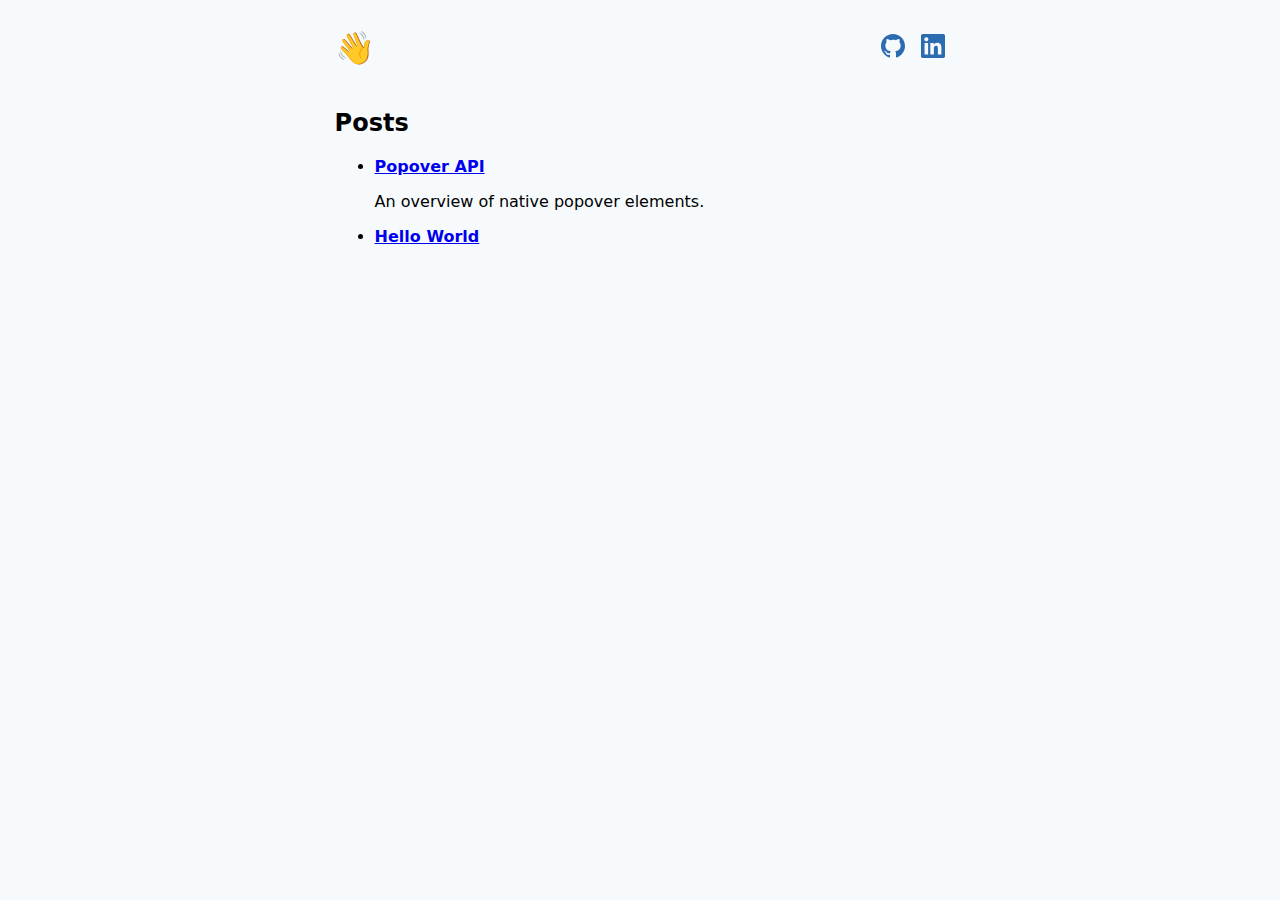
<file: index.html>
<!DOCTYPE html>
<html>
  <head lang="en">
    <meta charset="UTF-8" />
    <meta name="viewport" content="width=device-width, initial-scale=1.0" />
    <title>👋 | Jon the Coder</title>
    <link rel="stylesheet" type="text/css" href="./css/styles.css" />
  </head>
  <body>
    <header class="site-header">
      <h1>👋</h1>
      <nav>
        <ul>
          <li>
            <a href="https://github.com/jon-mcmillan" target="_blank">
              <svg
                class="social-icon"
                xmlns="http://www.w3.org/2000/svg"
                viewBox="0 0 24 24"
                width="24"
                height="24"
              >
                <path
                  d="M12 0C5.373 0 0 5.373 0 12c0 5.303 3.438 9.8 8.205 11.387.6.113.82-.261.82-.58 0-.285-.01-1.04-.016-2.04-3.338.724-4.042-1.61-4.042-1.61-.546-1.387-1.333-1.757-1.333-1.757-1.09-.744.083-.729.083-.729 1.205.084 1.84 1.238 1.84 1.238 1.07 1.835 2.807 1.305 3.492.998.107-.775.42-1.305.762-1.605-2.665-.303-5.466-1.332-5.466-5.93 0-1.31.468-2.382 1.236-3.22-.124-.303-.536-1.523.117-3.176 0 0 1.008-.323 3.3 1.23a11.51 11.51 0 0 1 3.004-.404c1.02.004 2.048.137 3.003.404 2.29-1.553 3.297-1.23 3.297-1.23.655 1.653.243 2.873.12 3.176.77.838 1.235 1.91 1.235 3.22 0 4.61-2.804 5.624-5.475 5.92.43.372.815 1.103.815 2.222 0 1.605-.014 2.897-.014 3.293 0 .32.216.697.825.578C20.565 21.797 24 17.3 24 12 24 5.373 18.627 0 12 0z"
                />
              </svg>
              <span class="sr-only">GitHub</span>
            </a>
          </li>
          <li>
            <a
              href="https://www.linkedin.com/in/jon-thomas-mcmillan"
              target="_blank"
            >
              <svg
                class="social-icon"
                xmlns="http://www.w3.org/2000/svg"
                viewBox="0 0 24 24"
                width="24"
                height="24"
              >
                <path
                  d="M22.23 0H1.77C.79 0 0 .774 0 1.73v20.54C0 23.225.79 24 1.77 24h20.46c.98 0 1.77-.774 1.77-1.73V1.73C24 .774 23.21 0 22.23 0zM7.12 20.452H3.56V9h3.56v11.452zM5.34 7.433a2.067 2.067 0 1 1 0-4.134 2.067 2.067 0 0 1 0 4.134zM20.452 20.452h-3.558v-5.603c0-1.337-.027-3.06-1.866-3.06-1.867 0-2.154 1.46-2.154 2.967v5.696h-3.56V9h3.415v1.561h.05c.476-.9 1.637-1.847 3.368-1.847 3.601 0 4.267 2.37 4.267 5.455v6.283z"
                />
              </svg>
              <span class="sr-only">LinkedIn</span>
            </a>
          </li>
        </ul>
      </nav>
    </header>
    <main>
      <h2>Posts</h2>
      <ul class="post-list">
        <li>
          <a href="./posts/popovers/index.html">Popover API</a>
          <p>An overview of native popover elements.</p>
        </li>
        <li>
          <a href="./posts/hello-world.html">Hello World</a>
        </li>
      </ul>
    </main>
  </body>
</html>
</file>
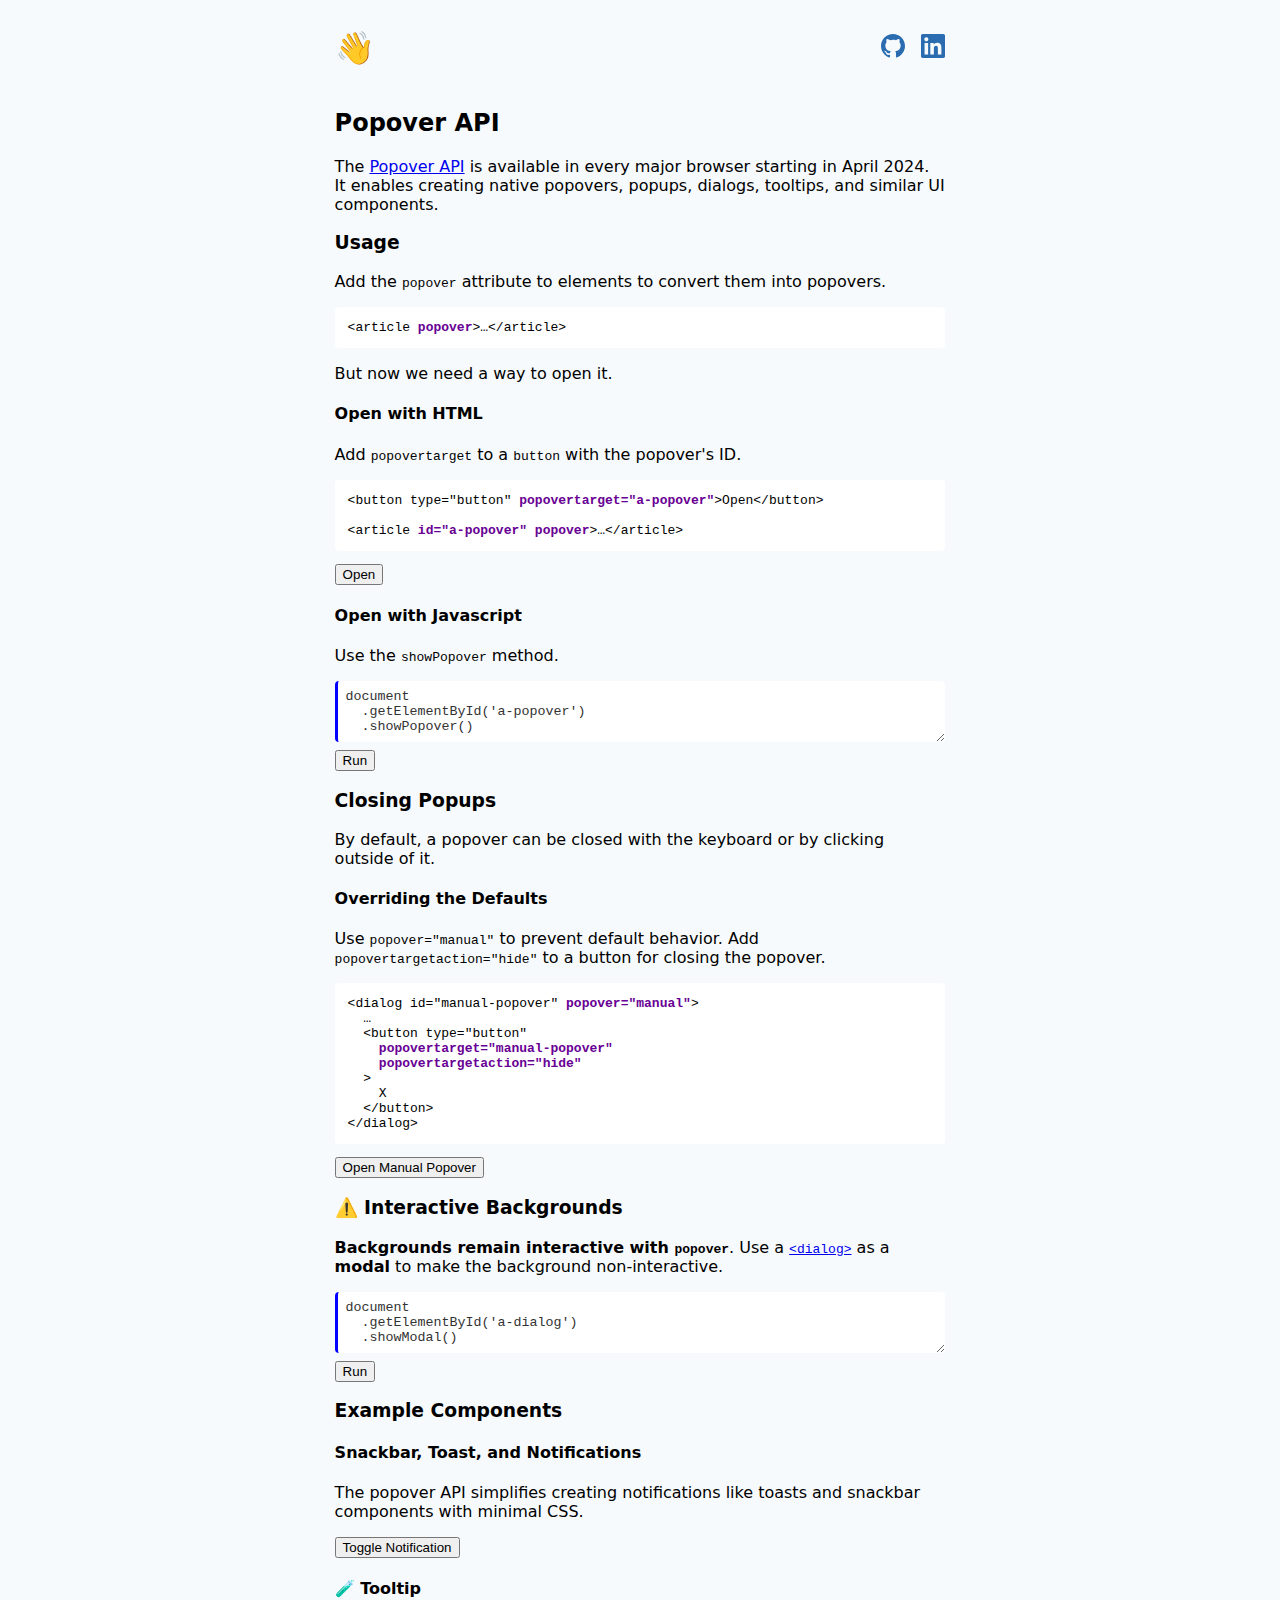
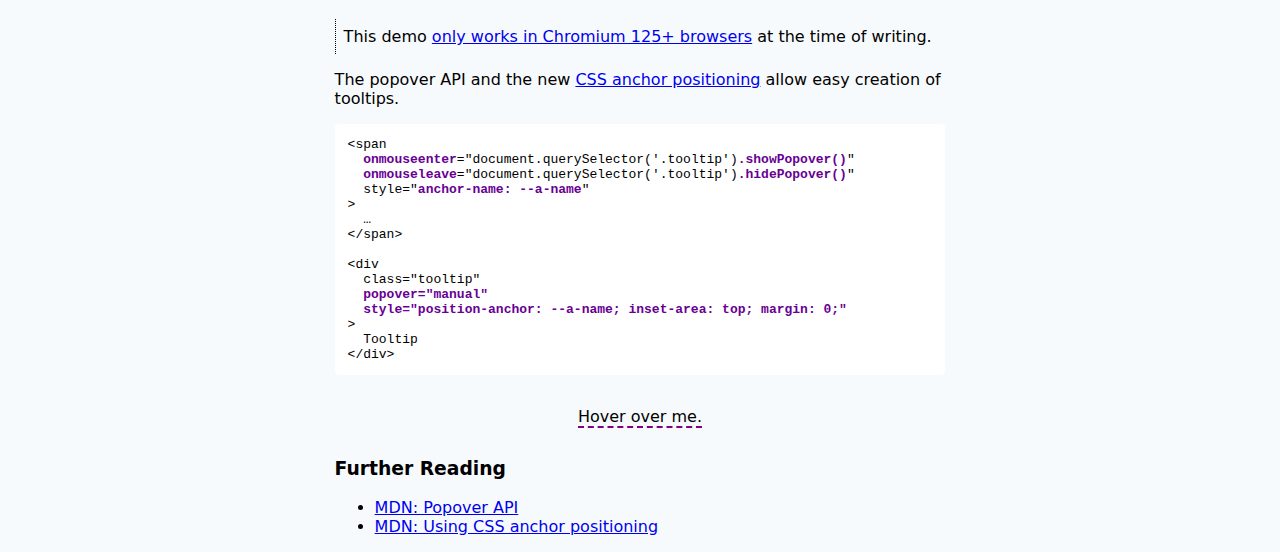
<file: posts/popovers/index.html>
<!DOCTYPE html>
<html lang="en">
  <head>
    <meta charset="UTF-8" />
    <meta name="viewport" content="width=device-width, initial-scale=1.0" />
    <title>Popover API | Jon the Coder</title>
    <link rel="stylesheet" type="text/css" href="../../css/styles.css" />
    <link rel="stylesheet" type="text/css" href="./popovers.css" />
    <style id="popover-style">
      #a-popover::backdrop {
        backdrop-filter: blur(4px);
        background-color: rgba(0, 0, 0, 0.5);
      }
    </style>
  </head>
  <body>
    <header class="site-header">
      <h1><a href="../../index.html">👋</a></h1>
      <nav>
        <ul>
          <li>
            <a href="https://github.com/jon-mcmillan" target="_blank">
              <svg
                class="social-icon"
                xmlns="http://www.w3.org/2000/svg"
                viewBox="0 0 24 24"
                width="24"
                height="24"
              >
                <path
                  d="M12 0C5.373 0 0 5.373 0 12c0 5.303 3.438 9.8 8.205 11.387.6.113.82-.261.82-.58 0-.285-.01-1.04-.016-2.04-3.338.724-4.042-1.61-4.042-1.61-.546-1.387-1.333-1.757-1.333-1.757-1.09-.744.083-.729.083-.729 1.205.084 1.84 1.238 1.84 1.238 1.07 1.835 2.807 1.305 3.492.998.107-.775.42-1.305.762-1.605-2.665-.303-5.466-1.332-5.466-5.93 0-1.31.468-2.382 1.236-3.22-.124-.303-.536-1.523.117-3.176 0 0 1.008-.323 3.3 1.23a11.51 11.51 0 0 1 3.004-.404c1.02.004 2.048.137 3.003.404 2.29-1.553 3.297-1.23 3.297-1.23.655 1.653.243 2.873.12 3.176.77.838 1.235 1.91 1.235 3.22 0 4.61-2.804 5.624-5.475 5.92.43.372.815 1.103.815 2.222 0 1.605-.014 2.897-.014 3.293 0 .32.216.697.825.578C20.565 21.797 24 17.3 24 12 24 5.373 18.627 0 12 0z"
                />
              </svg>
              <span class="sr-only">GitHub</span>
            </a>
          </li>
          <li>
            <a
              href="https://www.linkedin.com/in/jon-thomas-mcmillan"
              target="_blank"
            >
              <svg
                class="social-icon"
                xmlns="http://www.w3.org/2000/svg"
                viewBox="0 0 24 24"
                width="24"
                height="24"
              >
                <path
                  d="M22.23 0H1.77C.79 0 0 .774 0 1.73v20.54C0 23.225.79 24 1.77 24h20.46c.98 0 1.77-.774 1.77-1.73V1.73C24 .774 23.21 0 22.23 0zM7.12 20.452H3.56V9h3.56v11.452zM5.34 7.433a2.067 2.067 0 1 1 0-4.134 2.067 2.067 0 0 1 0 4.134zM20.452 20.452h-3.558v-5.603c0-1.337-.027-3.06-1.866-3.06-1.867 0-2.154 1.46-2.154 2.967v5.696h-3.56V9h3.415v1.561h.05c.476-.9 1.637-1.847 3.368-1.847 3.601 0 4.267 2.37 4.267 5.455v6.283z"
                />
              </svg>
              <span class="sr-only">LinkedIn</span>
            </a>
          </li>
        </ul>
      </nav>
    </header>
    <main>
      <article>
        <h2>Popover API</h2>
        <p>
          The
          <a
            href="https://developer.mozilla.org/en-US/docs/Web/API/Popover_API"
            target="_blank"
            >Popover API</a
          >
          is available in every major browser starting in April 2024. It enables
          creating native popovers, popups, dialogs, tooltips, and similar UI
          components.
        </p>
        <h3>Usage</h3>
        <p>
          Add the <code>popover</code> attribute to elements to convert them
          into popovers.
        </p>
        <pre class="code-block">
&lt;article <b>popover</b>&gt;&hellip;&lt;/article&gt;</pre
        >
        <p>But now we need a way to open it.</p>

        <h4>Open with HTML</h4>
        <p>
          Add <code>popovertarget</code> to a <code>button</code> with the
          popover's ID.
        </p>
        <pre class="code-block">
&lt;button type=&quot;button&quot; <b>popovertarget=&quot;a-popover&quot;</b>&gt;Open&lt;/button&gt;

&lt;article <b>id=&quot;a-popover&quot; popover</b>&gt;&hellip;&lt;/article&gt;</pre>
        <button type="button" popovertarget="a-popover">Open</button>

        <h4>Open with Javascript</h4>
        <p>Use the <code>showPopover</code> method.</p>
        <div class="code-runner">
          <div class="code-editor">
            <textarea id="open-with-js" rows="3">
document
  .getElementById('a-popover')
  .showPopover()</textarea
            >
          </div>
          <button
            type="button"
            onclick="eval(document.getElementById('open-with-js').value)"
          >
            Run
          </button>
        </div>
        <div id="a-popover" class="card" popover>
          <h1>Popover</h1>
          <p>
            The background is styled using the
            <code>::backdrop</code> pseudo-element.
          </p>
          <div class="code-editor">
            <textarea
              oninput="document.getElementById('popover-style').innerHTML = event.currentTarget.value"
              rows="4"
            >
#a-popover::backdrop {
  backdrop-filter: blur(4px);
  background-color: rgba(0, 0, 0, 0.5);
}</textarea
            >
          </div>
          <p>Try changing the blur or color.</p>
        </div>
        <h3>Closing Popups</h3>
        <p>
          By default, a popover can be closed with the keyboard or by clicking
          outside of it.
        </p>
        <h4>Overriding the Defaults</h4>
        <p>
          Use <code>popover="manual"</code> to prevent default behavior. Add
          <code>popovertargetaction="hide"</code> to a button for closing the
          popover.
        </p>
        <pre class="code-block">
&lt;dialog id=&quot;manual-popover&quot; <b>popover="manual"</b>&gt;
  &hellip;
  &lt;button type="button"
    <b>popovertarget="manual-popover"</b>
    <b>popovertargetaction="hide"</b>
  &gt;
    X
  &lt;/button&gt;
&lt;/dialog&gt;</pre
        >
        <button
          type="button"
          popovertarget="manual-popover"
          popovertargetaction="show"
        >
          Open Manual Popover
        </button>
        <div id="manual-popover" popover="manual" class="card">
          <header>
            <h2>Manual Popover</h2>
            <button
              type="button"
              popovertarget="manual-popover"
              popovertargetaction="hide"
              class="close"
            >
              X
            </button>
          </header>
          <p>
            While you're here, try clicking on buttons or links behind this
            popup.
          </p>
        </div>
        <h3>
          <span style="color: rgb(255, 48, 48)">⚠️</span> Interactive
          Backgrounds
        </h3>
        <p>
          <strong
            >Backgrounds remain interactive with <code>popover</code></strong
          >. Use a
          <a
            href="https://developer.mozilla.org/en-US/docs/Web/HTML/Element/dialog"
            target="_blank"
            ><code>&lt;dialog&gt;</code></a
          >
          as a <b class="term">modal</b> to make the background non-interactive.
        </p>
        <div class="code-runner">
          <div class="code-editor">
            <textarea id="dialog-example" rows="3">
document
  .getElementById('a-dialog')
  .showModal()</textarea
            >
          </div>
          <button
            type="button"
            onclick="eval(document.getElementById('dialog-example').value)"
          >
            Run
          </button>
        </div>
        <dialog id="a-dialog" class="card">
          <form method="dialog">
            <p>
              Nothing will happen when clicking on buttons behind this dialog.
            </p>
            <button type="submit">Close</button>
          </form>
        </dialog>
        <h3>Example Components</h3>
        <h4>Snackbar, Toast, and Notifications</h4>
        <p>
          The popover API simplifies creating notifications like toasts and
          snackbar components with minimal CSS.
        </p>
        <div id="notification" class="notification success" popover="manual">
          <div style="display: flex; align-items: center; gap: 12px">
            <span style="font-size: 24px">🎉</span><span>It works</span>
          </div>
        </div>
        <button type="button" popovertarget="notification">
          Toggle Notification
        </button>
        <h4>🧪 Tooltip</h4>
        <aside style="border-left: 1px dotted; padding: 0.5em">
          <p style="margin: 0">
            This demo
            <a href="https://caniuse.com/css-anchor-positioning" target="_blank"
              >only works in Chromium 125+ browsers</a
            >
            at the time of writing.
          </p>
        </aside>
        <p>
          The popover API and the new
          <a
            href="https://developer.chrome.com/blog/anchor-positioning-api"
            target="_blank"
            >CSS anchor positioning</a
          >
          allow easy creation of tooltips.
        </p>
        <pre class="code-block">
&lt;span
  <b>onmouseenter</b>="document.querySelector('.tooltip')<b>.showPopover()</b>"
  <b>onmouseleave</b>="document.querySelector('.tooltip')<b>.hidePopover()</b>"
  style="<b>anchor-name: --a-name</b>"
&gt;
  &hellip;
&lt;/span&gt;

&lt;div
  class="tooltip"
  <b>popover="manual"</b>
  <b>style="position-anchor: --a-name; inset-area: top; margin: 0;"</b>
&gt;
  Tooltip
&lt;/div&gt;</pre>
        <p style="text-align: center; margin: 2rem 0">
          <span
            class="tooltip-anchor"
            style="anchor-name: --tooltip-content"
            onmouseenter="document.querySelector('.tooltip').showPopover()"
            onmouseleave="document.querySelector('.tooltip').hidePopover()"
          >
            Hover over me.
          </span>
        </p>
        <div
          class="tooltip"
          popover="manual"
          style="position-anchor: --tooltip-content"
        >
          Tooltip
        </div>
      </article>
      <h3>Further Reading</h3>
      <ul>
        <li>
          <a
            href="https://developer.mozilla.org/en-US/docs/Web/API/Popover_API"
            target="_blank"
            >MDN: Popover API</a
          >
        </li>
        <li>
          <a
            href="https://developer.mozilla.org/en-US/docs/Web/CSS/CSS_anchor_positioning/Using"
            target="_blank"
            >MDN: Using CSS anchor positioning</a
          >
        </li>
      </ul>
    </main>
  </body>
</html>
</file>
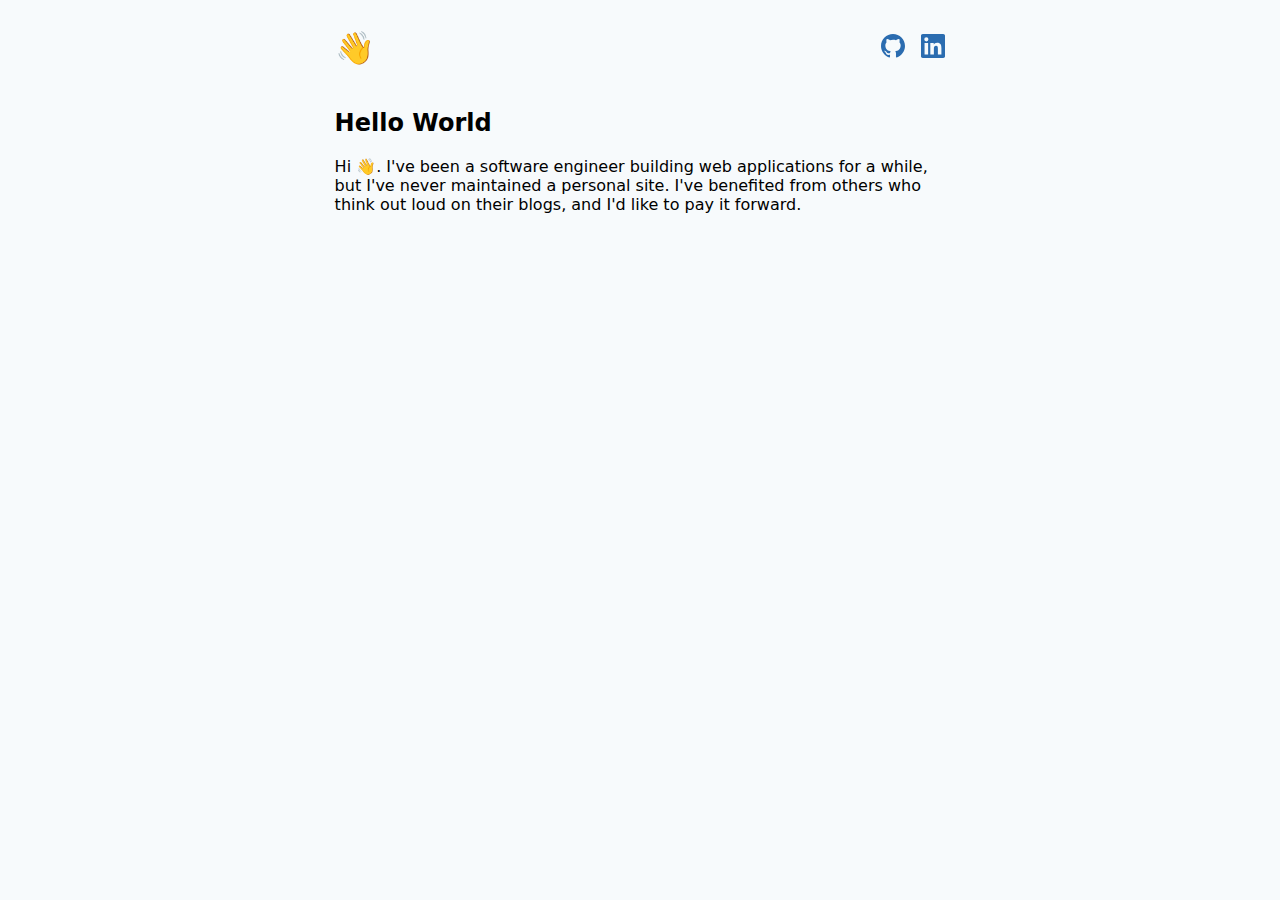
<file: posts/hello-world.html>
<!DOCTYPE html>
<html lang="en">
  <head>
    <meta charset="UTF-8" />
    <meta name="viewport" content="width=device-width, initial-scale=1.0" />
    <title>Hello World | Jon the Coder</title>
    <link rel="stylesheet" type="text/css" href="../css/styles.css" />
  </head>
  <body>
    <header class="site-header">
      <h1><a href="../index.html">👋</a></h1>
      <nav>
        <ul>
          <li>
            <a href="https://github.com/jon-mcmillan" target="_blank">
              <svg
                class="social-icon"
                xmlns="http://www.w3.org/2000/svg"
                viewBox="0 0 24 24"
                width="24"
                height="24"
              >
                <path
                  d="M12 0C5.373 0 0 5.373 0 12c0 5.303 3.438 9.8 8.205 11.387.6.113.82-.261.82-.58 0-.285-.01-1.04-.016-2.04-3.338.724-4.042-1.61-4.042-1.61-.546-1.387-1.333-1.757-1.333-1.757-1.09-.744.083-.729.083-.729 1.205.084 1.84 1.238 1.84 1.238 1.07 1.835 2.807 1.305 3.492.998.107-.775.42-1.305.762-1.605-2.665-.303-5.466-1.332-5.466-5.93 0-1.31.468-2.382 1.236-3.22-.124-.303-.536-1.523.117-3.176 0 0 1.008-.323 3.3 1.23a11.51 11.51 0 0 1 3.004-.404c1.02.004 2.048.137 3.003.404 2.29-1.553 3.297-1.23 3.297-1.23.655 1.653.243 2.873.12 3.176.77.838 1.235 1.91 1.235 3.22 0 4.61-2.804 5.624-5.475 5.92.43.372.815 1.103.815 2.222 0 1.605-.014 2.897-.014 3.293 0 .32.216.697.825.578C20.565 21.797 24 17.3 24 12 24 5.373 18.627 0 12 0z"
                />
              </svg>
              <span class="sr-only">GitHub</span>
            </a>
          </li>
          <li>
            <a
              href="https://www.linkedin.com/in/jon-thomas-mcmillan"
              target="_blank"
            >
              <svg
                class="social-icon"
                xmlns="http://www.w3.org/2000/svg"
                viewBox="0 0 24 24"
                width="24"
                height="24"
              >
                <path
                  d="M22.23 0H1.77C.79 0 0 .774 0 1.73v20.54C0 23.225.79 24 1.77 24h20.46c.98 0 1.77-.774 1.77-1.73V1.73C24 .774 23.21 0 22.23 0zM7.12 20.452H3.56V9h3.56v11.452zM5.34 7.433a2.067 2.067 0 1 1 0-4.134 2.067 2.067 0 0 1 0 4.134zM20.452 20.452h-3.558v-5.603c0-1.337-.027-3.06-1.866-3.06-1.867 0-2.154 1.46-2.154 2.967v5.696h-3.56V9h3.415v1.561h.05c.476-.9 1.637-1.847 3.368-1.847 3.601 0 4.267 2.37 4.267 5.455v6.283z"
                />
              </svg>
              <span class="sr-only">LinkedIn</span>
            </a>
          </li>
        </ul>
      </nav>
    </header>
    <main>
      <article>
        <h2>Hello World</h2>
        <p>
          Hi 👋. I've been a software engineer building web applications for a
          while, but I've never maintained a personal site. I've benefited from
          others who think out loud on their blogs, and I'd like to pay it
          forward.
        </p>
      </article>
    </main>
  </body>
</html>
</file>
<file: css/styles.css>
:root {
  --border-radius-normal: 0.25rem;
  --gap-medium: 1rem;

  --color-primary: #2d3748;
  --color-primary-hover: #4a5568;
  --color-secondary: #4a5568;
  --color-secondary-hover: #718096;
  --color-background: #f7fafc;
  --color-surface: #ffffff;
  --color-text-primary: #1a202c;
  --color-text-secondary: #4a5568;
  --color-text-muted: #a0aec0;
  --color-border: #e2e8f0;
  --color-link: #2b6cb0;
  --color-link-hover: #2c5282;
  --color-accent: #d69e2e;
  --color-success: #38a169;
  --color-error: #e53e3e;
  --color-warning: #dd6b20;

  --font-sans: system-ui, -apple-system, BlinkMacSystemFont, "Segoe UI", Roboto,
    Oxygen, Ubuntu, Cantarell, "Fira Sans", "Droid Sans", "Helvetica Neue",
    sans-serif;
  --font-mono: monospace;
}

body {
  background-color: var(--color-background);
  font-family: var(--font-sans);
}

body > header,
main {
  margin: 0 auto;
  width: 60ch;
  max-width: calc(100% - 2rem);
}

.post-list a {
  font-weight: 600;
}

.code-block {
  font-family: var(--font-mono);
  background-color: var(--color-surface);
  border-radius: var(--border-radius-normal);
  padding: 1em;
  max-width: 100%;
  overflow: auto;

  b {
    color: rgb(104, 0, 148);
    font-style: normal;
    font-weight: 700;
  }
}

.code-runner {
  display: flex;
  flex-direction: column;
  gap: 8px;
  align-items: flex-start;
}

.code-editor {
  display: flex;
  width: 100%;

  textarea {
    flex: 1;
    border-radius: var(--border-radius-normal);
    border: 0;
    padding: 0.5rem;
    color: #333;

    &:not(:focus) {
      border-left: 3px solid blue;
    }
  }
}

.sr-only {
  position: absolute;

  border-width: 0;
  clip: rect(0, 0, 0, 0);
  height: 1px;
  margin: -1px;
  overflow: hidden;
  padding: 0;
  white-space: nowrap;
  width: 1px;
}

.site-header {
  display: flex;
  align-items: center;
  justify-content: space-between;

  h1 a {
    text-decoration: none;
  }

  nav {
    ul {
      display: flex;
      gap: var(--gap-medium);
      list-style: none;
      margin: 0;
      padding: 0;
    }

    a:has(.social-icon) {
      color: var(--color-link);

      &:focus-visible,
      &:hover {
        color: var(--color-link-hover);
      }
    }

    .social-icon {
      fill: currentColor;
      height: 1.5rem;
      width: 1.5rem;
    }
  }
}
</file>
<file: posts/popovers/popovers.css>
.card {
  border-radius: 0.25rem;
  padding: 1rem;

  header {
    display: flex;
    justify-content: space-between;
    align-items: center;

    .close {
      aspect-ratio: 1;
      background-color: transparent;
      border-radius: 100%;
      border: 2px solid #ccc;
      font-weight: 900;
    }
  }
}

.blur-backdrop::backdrop {
  backdrop-filter: blur(4px);
  background-color: rgba(0, 0, 0, 0.5);
}

.dropdown {
  --menu-pl: 16px;

  inset-area: bottom span-right;
  margin: var(--menu-spacer) 0 0 0;
  min-width: 150px;

  list-style: none;
  padding: 0;
  background-color: white;

  li {
    display: flex;
    margin: 0;
    min-height: 32px;

    &:not(:last-child) {
      border-bottom: 1px solid #aaa;
    }

    &:not(:has(button)) {
      padding-left: var(--menu-pl);
    }

    > button:first-child {
      flex: 1;
      border: none;
      background-color: transparent;
      text-align: left;
      padding-left: var(--menu-pl);
    }
  }
}

.notification {
  &.success {
    background-color: #d4edda;
    color: #155724;

    border-radius: var(--border-radius-normal);
    inset: auto 1rem 1rem auto;
    padding: 0.5em 1em;
  }
}

@supports (position-anchor: --anchor) {
  .tooltip {
    inset-area: top;
    margin: 0;

    background-color: #333;
    color: white;
    border-radius: 0.25rem;
    padding: 0.25rem 0.5rem;
    border: none;
  }
}

@supports not (position-anchor: --anchor) {
  .tooltip {
    color: transparent;

    &::before {
      content: "🛑 Your browser does not support the `position-anchor` property.";
      color: red;
    }

    &::backdrop {
      background-color: rgba(0, 0, 0, 0.1);
    }
  }
}

.tooltip-anchor {
  border-bottom: 2px dashed purple;
}
</file>
